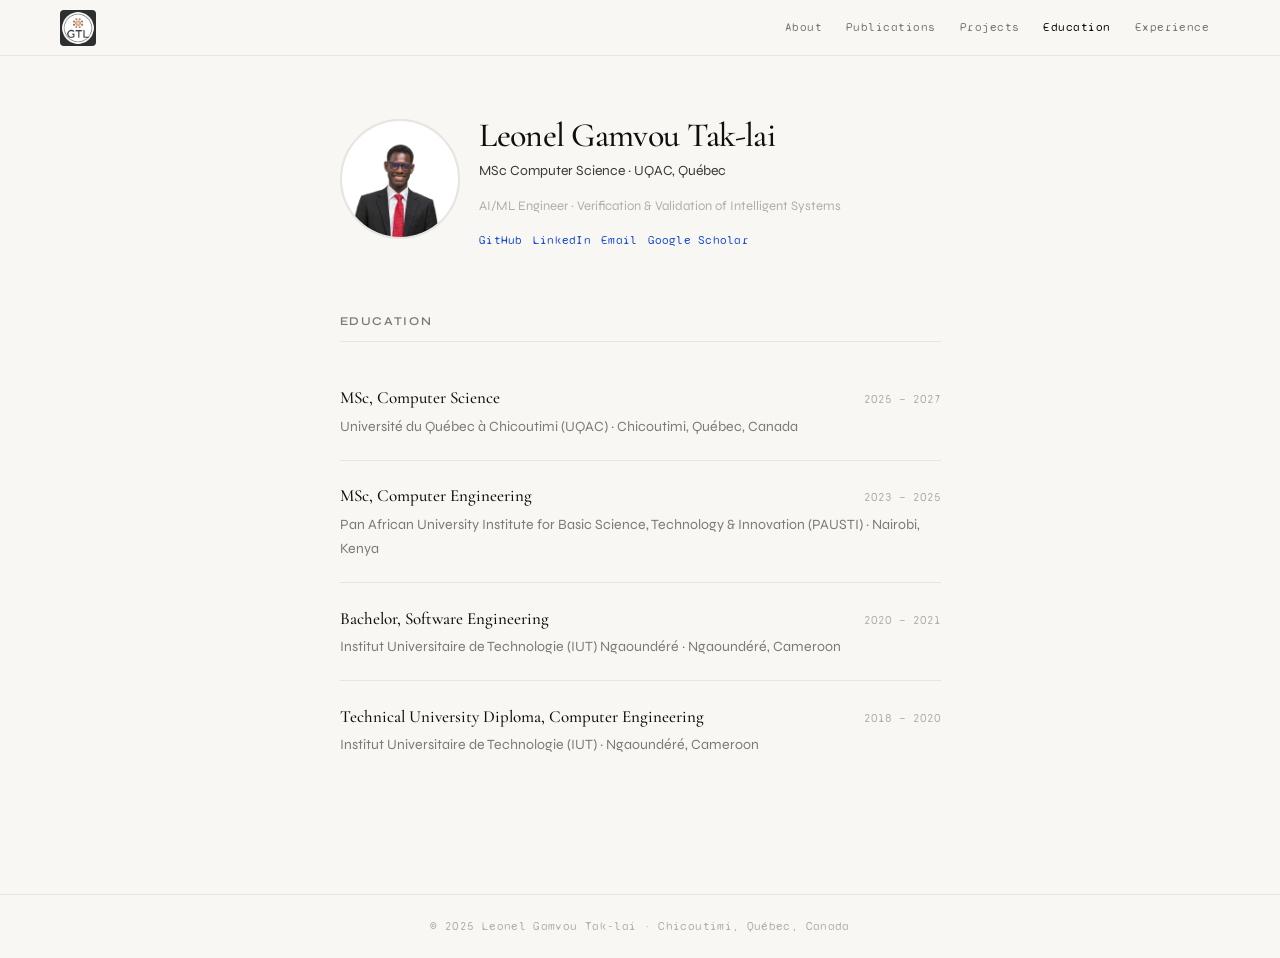
<file: education.html>
<!DOCTYPE html>
<html lang="en">
<head>
  <meta charset="UTF-8">
  <meta name="viewport" content="width=device-width, initial-scale=1.0">
  <meta name="description" content="Education — Leonel Gamvou Tak-lai">
  <title>Education · Leonel Gamvou Tak-lai</title>
  <link rel="icon" type="image/jpeg" href="logo.jpg">
  <link rel="preconnect" href="https://fonts.googleapis.com">
  <link href="https://fonts.googleapis.com/css2?family=Cormorant+Garamond:ital,wght@0,300;0,400;0,500;0,600;1,300;1,400&family=Syne+Mono&family=Syne:wght@400;500;600;700&display=swap" rel="stylesheet">
  <link rel="stylesheet" href="style.css">
</head>
<body>

  <nav>
    <a href="index.html" class="logo"><img src="logo.jpg" alt="LGT"></a>
    <div class="nav-links" id="navLinks">
      <a href="index.html">About</a>
      <a href="publications.html">Publications</a>
      <a href="projects.html">Projects</a>
      <a href="education.html" class="active">Education</a>
      <a href="experience.html">Experience</a>
    </div>
    <button class="nav-toggle" id="navToggle" aria-label="Toggle navigation">
      <span></span><span></span><span></span>
    </button>
  </nav>

  <main>

    <div class="profile-block">
      <div class="photo-wrap">
        <div class="photo-placeholder">
          <img src="leonel.JPG" alt="Leonel Gamvou Tak-lai">
        </div>
      </div>
      <h1 class="profile-name">Leonel Gamvou Tak-lai</h1>
      <div class="profile-titles">
        <p class="title-line">MSc Computer Science · UQAC, Québec</p>
        <p class="title-line muted">AI/ML Engineer · Verification &amp; Validation of Intelligent Systems</p>
      </div>
      <div class="social-links">
        <a href="https://github.com/Gamvou" target="_blank" rel="noopener">GitHub</a>
        <a href="https://www.linkedin.com/in/leonel-gamvou-Tak-lai-379b13294/" target="_blank" rel="noopener">LinkedIn</a>
        <a href="mailto:lionelTak-lai@email.com">Email</a>
        <a href="https://scholar.google.ca/citations?user=hvEP3yQAAAAJ&hl=en" target="_blank" rel="noopener">Google Scholar</a>
      </div>
    </div>

    <section>
      <h2>Education</h2>

      <div class="edu-entry">
        <p class="edu-degree">MSc, Computer Science</p>
        <span class="edu-year">2025 — 2027</span>
        <p class="edu-school">Université du Québec à Chicoutimi (UQAC) · Chicoutimi, Québec, Canada</p>
      </div>

      <div class="edu-entry">
        <p class="edu-degree">MSc, Computer Engineering</p>
        <span class="edu-year">2023 — 2025</span>
        <p class="edu-school">Pan African University Institute for Basic Science, Technology &amp; Innovation (PAUSTI) · Nairobi, Kenya</p>
      </div>

      <div class="edu-entry">
        <p class="edu-degree">Bachelor, Software Engineering</p>
        <span class="edu-year">2020 — 2021</span>
        <p class="edu-school">Institut Universitaire de Technologie (IUT) Ngaoundéré · Ngaoundéré, Cameroon</p>
      </div>

      <div class="edu-entry">
        <p class="edu-degree">Technical University Diploma, Computer Engineering</p>
        <span class="edu-year">2018 — 2020</span>
        <p class="edu-school">Institut Universitaire de Technologie (IUT) · Ngaoundéré, Cameroon</p>
      </div>

    </section>
  </main>

  <footer>
    <p>© 2025 Leonel Gamvou Tak-lai · Chicoutimi, Québec, Canada</p>
  </footer>

  <script>
    const toggle = document.getElementById('navToggle');
    const links  = document.getElementById('navLinks');
    toggle.addEventListener('click', () => links.classList.toggle('open'));
    links.querySelectorAll('a').forEach(a =>
      a.addEventListener('click', () => links.classList.remove('open'))
    );
  </script>
</body>
</html>
</file>
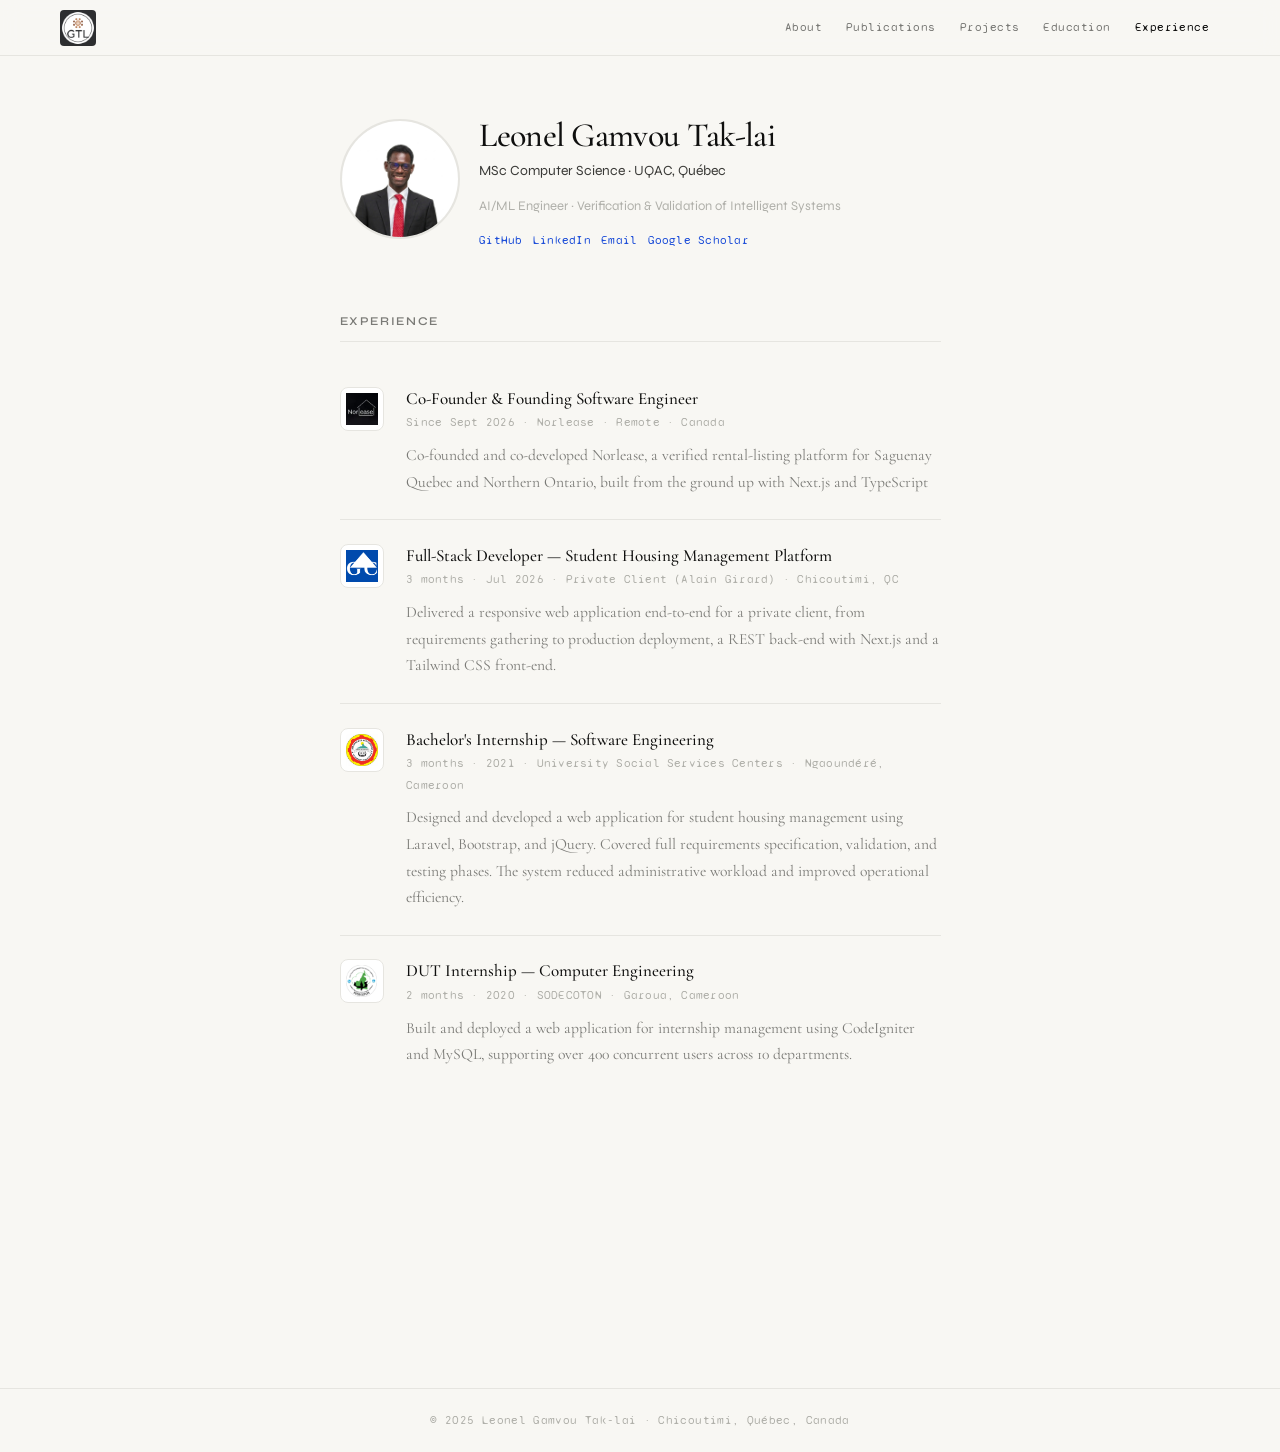
<file: experience.html>
<!DOCTYPE html>
<html lang="en">
<head>
  <meta charset="UTF-8">
  <meta name="viewport" content="width=device-width, initial-scale=1.0">
  <meta name="description" content="Experience — Leonel Gamvou Tak-lai">
  <title>Experience · Leonel Gamvou Tak-lai</title>
  <link rel="icon" type="image/jpeg" href="logo.jpg">
  <link rel="preconnect" href="https://fonts.googleapis.com">
  <link href="https://fonts.googleapis.com/css2?family=Cormorant+Garamond:ital,wght@0,300;0,400;0,500;0,600;1,300;1,400&family=Syne+Mono&family=Syne:wght@400;500;600;700&display=swap" rel="stylesheet">
  <link rel="stylesheet" href="style.css">
</head>
<body>

  <nav>
    <a href="index.html" class="logo"><img src="logo.jpg" alt="LGT"></a>
    <div class="nav-links" id="navLinks">
      <a href="index.html">About</a>
      <a href="publications.html">Publications</a>
      <a href="projects.html">Projects</a>
      <a href="education.html">Education</a>
      <a href="experience.html" class="active">Experience</a>
    </div>
    <button class="nav-toggle" id="navToggle" aria-label="Toggle navigation">
      <span></span><span></span><span></span>
    </button>
  </nav>

  <main>

    <div class="profile-block">
      <div class="photo-wrap">
        <div class="photo-placeholder">
          <img src="leonel.JPG" alt="Leonel Gamvou Tak-lai">
        </div>
      </div>
      <h1 class="profile-name">Leonel Gamvou Tak-lai</h1>
      <div class="profile-titles">
        <p class="title-line">MSc Computer Science · UQAC, Québec</p>
        <p class="title-line muted">AI/ML Engineer · Verification &amp; Validation of Intelligent Systems</p>
      </div>
      <div class="social-links">
        <a href="https://github.com/Gamvou" target="_blank" rel="noopener">GitHub</a>
        <a href="https://www.linkedin.com/in/leonel-gamvou-Tak-lai-379b13294/" target="_blank" rel="noopener">LinkedIn</a>
        <a href="mailto:lionelTak-lai@email.com">Email</a>
        <a href="https://scholar.google.ca/citations?user=hvEP3yQAAAAJ&hl=en" target="_blank" rel="noopener">Google Scholar</a>
      </div>
    </div>

    <section>
      <h2>Experience</h2>

        <div class="exp-entry">
        <div class="exp-logo">
          <img src="norlease_logo.jpeg" alt="Norlease">
        </div>
        <div>
          <p class="exp-role">Co-Founder &amp; Founding Software Engineer</p>
          <p class="exp-meta">Since Sept 2026 · Norlease · Remote · Canada</p>
          <p class="exp-desc">
            Co-founded and co-developed Norlease, a verified rental-listing platform for Saguenay Quebec and Northern Ontario,
            built from the ground up with Next.js and TypeScript
          </p>
        </div>
      </div>

      <div class="exp-entry">
        <div class="exp-logo">
          <img src="acg_logo.png" alt="ACG">
        </div>
        <div>
          <p class="exp-role">Full-Stack Developer — Student Housing Management Platform</p>
          <p class="exp-meta">3 months · Jul 2026 · Private Client (Alain Girard) · Chicoutimi, QC</p>
          <p class="exp-desc">
            Delivered a responsive web application end-to-end for a private client, from requirements gathering to
            production deployment, a REST back-end with Next.js and a Tailwind CSS front-end.
          </p>
        </div>
      </div>

      <div class="exp-entry">
        <div class="exp-logo">
          <img src="univ_logo.jpeg" alt="University Social Services">
        </div>
        <div>
          <p class="exp-role">Bachelor's Internship — Software Engineering</p>
          <p class="exp-meta">3 months · 2021 · University Social Services Centers · Ngaoundéré, Cameroon</p>
          <p class="exp-desc">
            Designed and developed a web application for student housing management using Laravel, Bootstrap, and jQuery.
            Covered full requirements specification, validation, and testing phases.
            The system reduced administrative workload and improved operational efficiency.
          </p>
        </div>
      </div>

      <div class="exp-entry">
        <div class="exp-logo">
          <img src="Sodecoton_logo.png" alt="SODECOTON">
        </div>
        <div>
          <p class="exp-role">DUT Internship — Computer Engineering</p>
          <p class="exp-meta">2 months · 2020 · SODECOTON · Garoua, Cameroon</p>
          <p class="exp-desc">
            Built and deployed a web application for internship management using CodeIgniter and MySQL,
            supporting over 400 concurrent users across 10 departments.
          </p>
        </div>
      </div>

      <div class="exp-entry">
        <div class="exp-logo">
          <img src="CENADI_logo.png" alt="CENADI">
        </div>
        <div>
          <p class="exp-role">Introductory Industrial Internship</p>
          <p class="exp-meta">1 month · 2019 · CENADI · Yaoundé, Cameroon</p>
          <p class="exp-desc">
            Immersive introduction to the professional environment at Cameroon's national centre for computer development.
            Gained familiarity with organizational hierarchy, IT infrastructure, and public-sector software practices.
          </p>
        </div>
      </div>

    </section>
  </main>

  <footer>
    <p>© 2025 Leonel Gamvou Tak-lai · Chicoutimi, Québec, Canada</p>
  </footer>

  <script>
    const toggle = document.getElementById('navToggle');
    const links  = document.getElementById('navLinks');
    toggle.addEventListener('click', () => links.classList.toggle('open'));
    links.querySelectorAll('a').forEach(a =>
      a.addEventListener('click', () => links.classList.remove('open'))
    );
  </script>
</body>
</html>
</file>
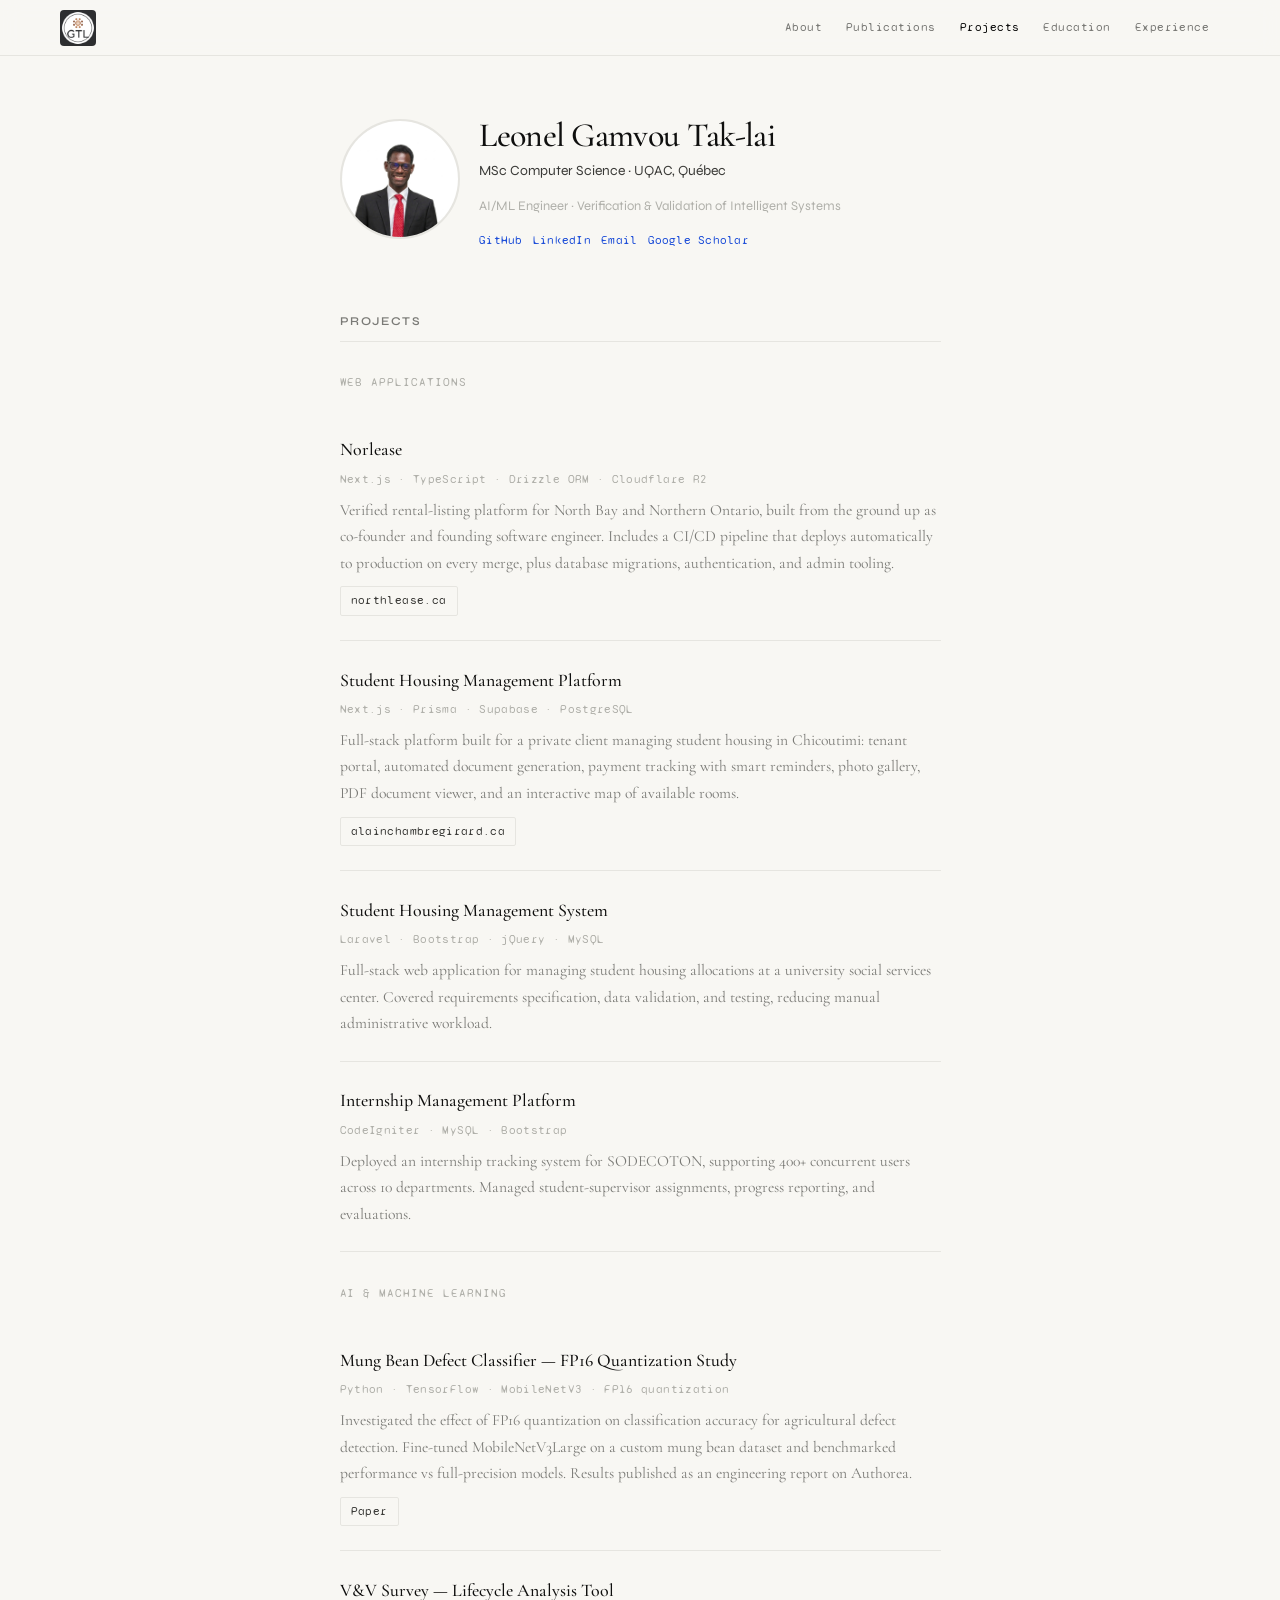
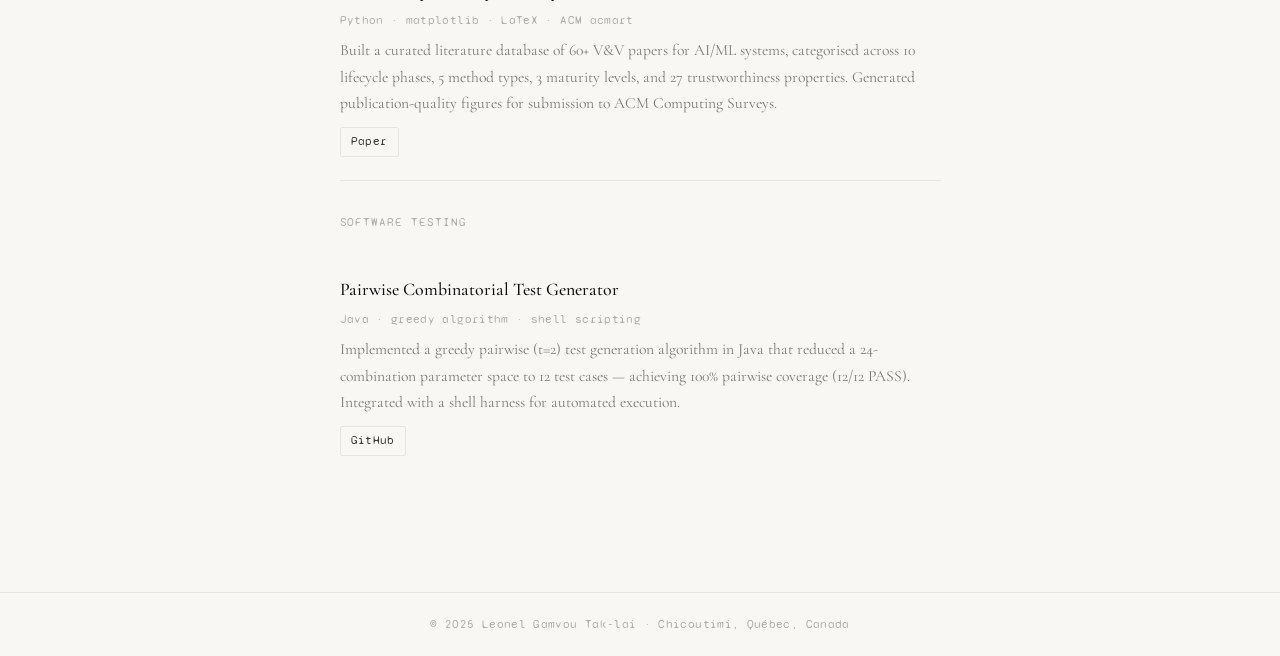
<file: projects.html>
<!DOCTYPE html>
<html lang="en">
<head>
  <meta charset="UTF-8">
  <meta name="viewport" content="width=device-width, initial-scale=1.0">
  <meta name="description" content="Projects — Leonel Gamvou Tak-lai">
  <title>Projects · Leonel Gamvou Tak-lai</title>
  <link rel="icon" type="image/jpeg" href="logo.jpg">
  <link rel="preconnect" href="https://fonts.googleapis.com">
  <link href="https://fonts.googleapis.com/css2?family=Cormorant+Garamond:ital,wght@0,300;0,400;0,500;0,600;1,300;1,400&family=Syne+Mono&family=Syne:wght@400;500;600;700&display=swap" rel="stylesheet">
  <link rel="stylesheet" href="style.css">
</head>
<body>

  <nav>
    <a href="index.html" class="logo"><img src="logo.jpg" alt="LGT"></a>
    <div class="nav-links" id="navLinks">
      <a href="index.html">About</a>
      <a href="publications.html">Publications</a>
      <a href="projects.html" class="active">Projects</a>
      <a href="education.html">Education</a>
      <a href="experience.html">Experience</a>
    </div>
    <button class="nav-toggle" id="navToggle" aria-label="Toggle navigation">
      <span></span><span></span><span></span>
    </button>
  </nav>

  <main>

    <div class="profile-block">
      <div class="photo-wrap">
        <div class="photo-placeholder">
          <img src="leonel.JPG" alt="Leonel Gamvou Tak-lai">
        </div>
      </div>
      <h1 class="profile-name">Leonel Gamvou Tak-lai</h1>
      <div class="profile-titles">
        <p class="title-line">MSc Computer Science · UQAC, Québec</p>
        <p class="title-line muted">AI/ML Engineer · Verification &amp; Validation of Intelligent Systems</p>
      </div>
      <div class="social-links">
        <a href="https://github.com/Gamvou" target="_blank" rel="noopener">GitHub</a>
        <a href="https://www.linkedin.com/in/leonel-gamvou-Tak-lai-379b13294/" target="_blank" rel="noopener">LinkedIn</a>
        <a href="mailto:lionelTak-lai@email.com">Email</a>
        <a href="https://scholar.google.ca/citations?user=hvEP3yQAAAAJ&hl=en" target="_blank" rel="noopener">Google Scholar</a>
       
      </div>
    </div>

    <section>
      <h2>Projects</h2>

      <span class="section-label">Web Applications</span>

      <div class="proj-entry">
        <p class="proj-title">Norlease</p>
        <p class="proj-stack">Next.js · TypeScript · Drizzle ORM · Cloudflare R2</p>
        <p class="proj-desc">
          Verified rental-listing platform for North Bay and Northern Ontario, built from the ground up as
          co-founder and founding software engineer. Includes a CI/CD pipeline that deploys automatically to
          production on every merge, plus database migrations, authentication, and admin tooling.
        </p>
        <div class="proj-links">
          <a href="https://northlease.ca" target="_blank" rel="noopener">northlease.ca</a>
        </div>
      </div>

      <div class="proj-entry">
        <p class="proj-title">Student Housing Management Platform</p>
        <p class="proj-stack">Next.js · Prisma · Supabase · PostgreSQL</p>
        <p class="proj-desc">
          Full-stack platform built for a private client managing student housing in Chicoutimi: tenant portal,
          automated document generation, payment tracking with smart reminders, photo gallery, PDF document viewer,
          and an interactive map of available rooms.
        </p>
        <div class="proj-links">
          <a href="https://alainchambregirard.ca/" target="_blank" rel="noopener">alainchambregirard.ca</a>
        </div>
      </div>

      <div class="proj-entry">
        <p class="proj-title">Student Housing Management System</p>
        <p class="proj-stack">Laravel · Bootstrap · jQuery · MySQL</p>
        <p class="proj-desc">
          Full-stack web application for managing student housing allocations at a university social services center.
          Covered requirements specification, data validation, and testing, reducing manual administrative workload.
        </p>
      </div>

      <div class="proj-entry">
        <p class="proj-title">Internship Management Platform</p>
        <p class="proj-stack">CodeIgniter · MySQL · Bootstrap</p>
        <p class="proj-desc">
          Deployed an internship tracking system for SODECOTON, supporting 400+ concurrent users across
          10 departments. Managed student-supervisor assignments, progress reporting, and evaluations.
        </p>
      </div>

      <span class="section-label">AI &amp; Machine Learning</span>

      <div class="proj-entry">
        <p class="proj-title">Mung Bean Defect Classifier — FP16 Quantization Study</p>
        <p class="proj-stack">Python · TensorFlow · MobileNetV3 · FP16 quantization</p>
        <p class="proj-desc">
          Investigated the effect of FP16 quantization on classification accuracy for agricultural defect detection.
          Fine-tuned MobileNetV3Large on a custom mung bean dataset and benchmarked performance vs full-precision models.
          Results published as an engineering report on Authorea.
        </p>
        <div class="proj-links">
          <a href="https://doi.org/10.22541/au.174803246.63251619/v1" target="_blank" rel="noopener">Paper</a>
        </div>
      </div>

      <div class="proj-entry">
        <p class="proj-title">V&amp;V Survey — Lifecycle Analysis Tool</p>
        <p class="proj-stack">Python · matplotlib · LaTeX · ACM acmart</p>
        <p class="proj-desc">
          Built a curated literature database of 60+ V&amp;V papers for AI/ML systems, categorised across 10 lifecycle
          phases, 5 method types, 3 maturity levels, and 27 trustworthiness properties.
          Generated publication-quality figures for submission to ACM Computing Surveys.
        </p>
        <div class="proj-links">
          <a href="publications.html">Paper</a>
        </div>
      </div>

      <span class="section-label">Software Testing</span>

      <div class="proj-entry">
        <p class="proj-title">Pairwise Combinatorial Test Generator</p>
        <p class="proj-stack">Java · greedy algorithm · shell scripting</p>
        <p class="proj-desc">
          Implemented a greedy pairwise (t=2) test generation algorithm in Java that reduced a 24-combination
          parameter space to 12 test cases — achieving 100% pairwise coverage (12/12 PASS).
          Integrated with a shell harness for automated execution.
        </p>
        <div class="proj-links">
          <a href="https://github.com/Gamvou" target="_blank" rel="noopener">GitHub</a>
        </div>
      </div>

    </section>
  </main>

  <footer>
    <p>© 2025 Leonel Gamvou Tak-lai · Chicoutimi, Québec, Canada</p>
  </footer>

  <script>
    const toggle = document.getElementById('navToggle');
    const links  = document.getElementById('navLinks');
    toggle.addEventListener('click', () => links.classList.toggle('open'));
    links.querySelectorAll('a').forEach(a =>
      a.addEventListener('click', () => links.classList.remove('open'))
    );
  </script>
</body>
</html>
</file>
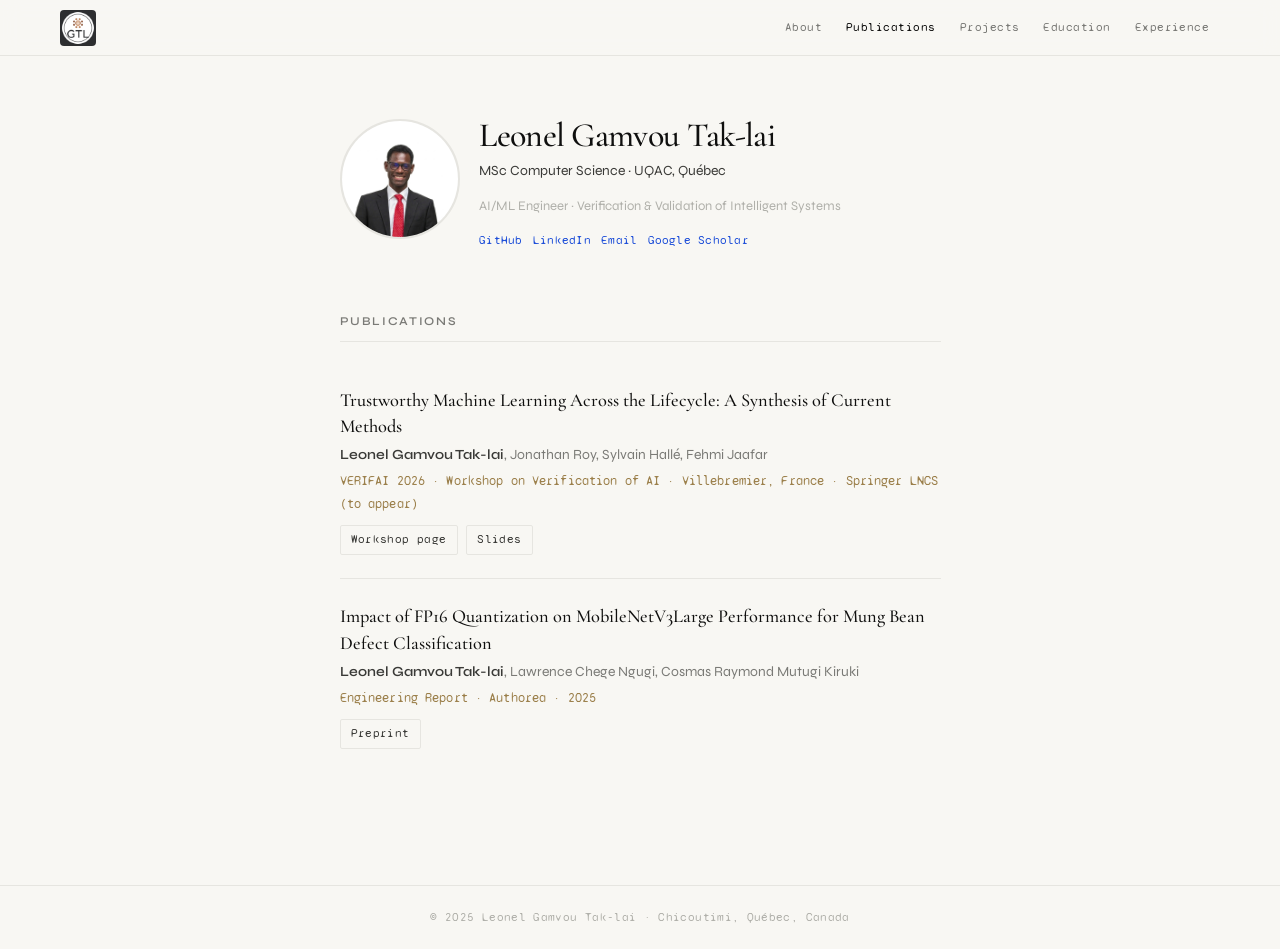
<file: publications.html>
<!DOCTYPE html>
<html lang="en">
<head>
  <meta charset="UTF-8">
  <meta name="viewport" content="width=device-width, initial-scale=1.0">
  <meta name="description" content="Publications — Leonel Gamvou Tak-lai">
  <title>Publications · Leonel Gamvou Tak-lai</title>
  <link rel="icon" type="image/jpeg" href="logo.jpg">
  <link rel="preconnect" href="https://fonts.googleapis.com">
  <link href="https://fonts.googleapis.com/css2?family=Cormorant+Garamond:ital,wght@0,300;0,400;0,500;0,600;1,300;1,400&family=Syne+Mono&family=Syne:wght@400;500;600;700&display=swap" rel="stylesheet">
  <link rel="stylesheet" href="style.css">
</head>
<body>

  <nav>
    <a href="index.html" class="logo"><img src="logo.jpg" alt="LGT"></a>
    <div class="nav-links" id="navLinks">
      <a href="index.html">About</a>
      <a href="publications.html" class="active">Publications</a>
      <a href="projects.html">Projects</a>
      <a href="education.html">Education</a>
      <a href="experience.html">Experience</a>
    </div>
    <button class="nav-toggle" id="navToggle" aria-label="Toggle navigation">
      <span></span><span></span><span></span>
    </button>
  </nav>

  <main>

    <div class="profile-block">
      <div class="photo-wrap">
        <div class="photo-placeholder">
          <img src="leonel.JPG" alt="Leonel Gamvou Tak-lai">
        </div>
      </div>
      <h1 class="profile-name">Leonel Gamvou Tak-lai</h1>
      <div class="profile-titles">
        <p class="title-line">MSc Computer Science · UQAC, Québec</p>
        <p class="title-line muted">AI/ML Engineer · Verification &amp; Validation of Intelligent Systems</p>
      </div>
      <div class="social-links">
        <a href="https://github.com/Gamvou" target="_blank" rel="noopener">GitHub</a>
        <a href="https://www.linkedin.com/in/leonel-gamvou-Tak-lai-379b13294/" target="_blank" rel="noopener">LinkedIn</a>
        <a href="mailto:lionelTak-lai@email.com">Email</a>
        <a href="https://scholar.google.ca/citations?user=hvEP3yQAAAAJ&hl=en" target="_blank" rel="noopener">Google Scholar</a>
       
      </div>
    </div>

    <section>
      <h2>Publications</h2>

      <!-- Workshop Paper — VERIFAI 2026 -->
      <div class="pub-entry">
        <p class="pub-title">Trustworthy Machine Learning Across the Lifecycle: A Synthesis of Current Methods</p>
        <p class="pub-authors">
          <span class="self">Leonel Gamvou Tak-lai</span>, Jonathan Roy, Sylvain Hallé, Fehmi Jaafar
        </p>
        <p class="pub-venue">VERIFAI 2026 · Workshop on Verification of AI · Villebremier, France · Springer LNCS (to appear)</p>
        <div class="pub-links">
          <a href="https://www.laser-foundation.org/verifai-2026-provisional-program/#paper-27" target="_blank" rel="noopener">Workshop page</a>
          <a href="Gamvou_Presentation_Workshop_VERIFAI.pdf" target="_blank">Slides</a>
        </div>
      </div>

      <!-- Preprint / Engineering Report -->
      <div class="pub-entry">
        <p class="pub-title">Impact of FP16 Quantization on MobileNetV3Large Performance for Mung Bean Defect Classification</p>
        <p class="pub-authors">
          <span class="self">Leonel Gamvou Tak-lai</span>, Lawrence Chege Ngugi, Cosmas Raymond Mutugi Kiruki
        </p>
        <p class="pub-venue">Engineering Report · Authorea · 2025</p>
        <div class="pub-links">
          <a href="https://doi.org/10.22541/au.174803246.63251619/v1" target="_blank" rel="noopener">Preprint</a>
        </div>
      </div>

    </section>
  </main>

  <footer>
    <p>© 2025 Leonel Gamvou Tak-lai · Chicoutimi, Québec, Canada</p>
  </footer>

  <script>
    const toggle = document.getElementById('navToggle');
    const links  = document.getElementById('navLinks');
    toggle.addEventListener('click', () => links.classList.toggle('open'));
    links.querySelectorAll('a').forEach(a =>
      a.addEventListener('click', () => links.classList.remove('open'))
    );
  </script>
</body>
</html>
</file>
<file: style.css>
/* ═══════════════════════════════════════════════
   LEONEL GAMVOU Tak-lai — Portfolio Stylesheet
   Design: Editorial · Refined · Monochrome-first
   ═══════════════════════════════════════════════ */

@import url('https://fonts.googleapis.com/css2?family=Cormorant+Garamond:ital,wght@0,300;0,400;0,500;0,600;1,300;1,400&family=Syne+Mono&family=Syne:wght@400;500;600;700&display=swap');

/* ── Reset ── */
*, *::before, *::after { box-sizing: border-box; margin: 0; padding: 0; }

/* ── Design tokens ── */
:root {
  --serif:   'Cormorant Garamond', Georgia, serif;
  --mono:    'Syne Mono', 'Courier New', monospace;
  --sans:    'Syne', system-ui, sans-serif;

  --ink:     #0f0f0e;
  --ink-2:   #3a3a37;
  --ink-3:   #7a7a76;
  --ink-4:   #b0b0aa;
  --rule:    #e6e5e0;
  --bg:      #f8f7f3;
  --bg-card: #ffffff;
  --accent:  #1a1a18;
  --gold:    #9b7f4a;
  --link:    #1d4ed8;

  --max-w:   720px;
  --side:    clamp(1.25rem, 6vw, 3.5rem);
  --nav-h:   56px;
}

/* ── Base ── */
html { font-size: 17px; scroll-behavior: smooth; }

body {
  font-family: var(--serif);
  background: var(--bg);
  color: var(--ink);
  line-height: 1.8;
  min-height: 100vh;
  display: flex;
  flex-direction: column;
  -webkit-font-smoothing: antialiased;
}

/* ── Page fade-in ── */
@keyframes fadeUp {
  from { opacity: 0; transform: translateY(18px); }
  to   { opacity: 1; transform: translateY(0); }
}

main { animation: fadeUp 0.55s ease both; }

/* ════════════════════════════
   NAV
   ════════════════════════════ */
nav {
  position: sticky;
  top: 0;
  z-index: 100;
  background: rgba(248,247,243,0.92);
  backdrop-filter: blur(10px);
  -webkit-backdrop-filter: blur(10px);
  border-bottom: 1px solid var(--rule);
  height: var(--nav-h);
  display: flex;
  align-items: center;
  padding: 0 var(--side);
  gap: 0;
}

.logo {
  display: flex;
  align-items: center;
  text-decoration: none;
  flex-shrink: 0;
  margin-right: auto;
}

.logo img {
  width: 36px;
  height: 36px;
  object-fit: contain;
  border-radius: 4px;
  transition: opacity 0.2s;
}

.logo img:hover { opacity: 0.7; }

.nav-links {
  display: flex;
  align-items: center;
  gap: 0.15rem 0.1rem;
  flex-wrap: wrap;
  justify-content: flex-end;
}

.nav-links a {
  font-family: var(--mono);
  font-size: 0.72rem;
  letter-spacing: 0.04em;
  color: var(--ink-3);
  text-decoration: none;
  padding: 0.3rem 0.65rem;
  border-radius: 3px;
  transition: color 0.15s, background 0.15s;
  white-space: nowrap;
}

.nav-links a:hover { color: var(--ink); background: rgba(0,0,0,0.05); }
.nav-links a.active { color: var(--ink); font-weight: 500; }

/* Hamburger — mobile */
.nav-toggle {
  display: none;
  flex-direction: column;
  gap: 5px;
  cursor: pointer;
  padding: 6px;
  margin-left: 0.5rem;
}

.nav-toggle span {
  display: block;
  width: 22px;
  height: 2px;
  background: var(--ink);
  border-radius: 2px;
  transition: all 0.25s;
}

/* ════════════════════════════
   MAIN LAYOUT
   ════════════════════════════ */
main {
  max-width: var(--max-w);
  margin: 0 auto;
  padding: 3.5rem var(--side) 5rem;
  flex: 1;
  width: 100%;
}

/* ════════════════════════════
   PROFILE BLOCK
   ════════════════════════════ */
.profile-block {
  margin-bottom: 3.5rem;
  display: grid;
  grid-template-columns: 110px 1fr;
  grid-template-rows: auto auto auto;
  column-gap: 1.75rem;
  align-items: start;
}

.photo-wrap {
  grid-column: 1;
  grid-row: 1 / 4;
  padding-top: 0.2rem;
}

.photo-placeholder {
  width: 120px;
  height: 120px;
  border-radius: 50%;
  overflow: hidden;
  background: #e2e1dc;
  border: 2px solid var(--rule);
}

.photo-placeholder img {
  width: 100%;
  height: 100%;
  object-fit: cover;
  object-position: center top;
  display: block;
}

.profile-name {
  grid-column: 2;
  grid-row: 1;
  font-family: var(--serif);
  font-size: 2rem;
  font-weight: 500;
  line-height: 1.15;
  letter-spacing: -0.02em;
  margin-bottom: 0.3rem;
}

.profile-titles {
  grid-column: 2;
  grid-row: 2;
  margin-bottom: 0.75rem;
}

.title-line {
  font-family: var(--sans);
  font-size: 0.82rem;
  font-weight: 400;
  color: var(--ink-2);
  line-height: 1.6;
}

.title-line.muted {
  color: var(--ink-4);
  font-size: 0.77rem;
}

.social-links {
  grid-column: 2;
  grid-row: 3;
  display: flex;
  flex-wrap: wrap;
  gap: 0.15rem 0.6rem;
}

.social-links a {
  font-family: var(--mono);
  font-size: 0.72rem;
  color: var(--link);
  text-decoration: none;
  letter-spacing: 0.02em;
  transition: opacity 0.15s;
}

.social-links a:hover { opacity: 0.65; text-decoration: underline; }

/* ════════════════════════════
   SECTIONS
   ════════════════════════════ */
section { margin-bottom: 3rem; }

h2 {
  font-family: var(--sans);
  font-size: 0.7rem;
  font-weight: 600;
  letter-spacing: 0.14em;
  text-transform: uppercase;
  color: var(--ink-3);
  margin-bottom: 1.25rem;
  padding-bottom: 0.5rem;
  border-bottom: 1px solid var(--rule);
}

h3 {
  font-family: var(--serif);
  font-size: 1.05rem;
  font-weight: 500;
  margin-bottom: 0.15rem;
}

p {
  font-size: 1rem;
  color: var(--ink);
  margin-bottom: 0.8rem;
  line-height: 1.75;
}

p:last-child { margin-bottom: 0; }

em { font-style: italic; }

ul { list-style: none; padding: 0; }

ul li {
  font-size: 0.97rem;
  color: var(--ink-2);
  padding: 0.22rem 0 0.22rem 1.2rem;
  position: relative;
  line-height: 1.65;
}

ul li::before {
  content: '–';
  position: absolute;
  left: 0;
  color: var(--ink-4);
}

/* ════════════════════════════
   SECTION LABELS (sub-headers)
   ════════════════════════════ */
.section-label {
  font-family: var(--mono);
  font-size: 0.72rem;
  color: var(--ink-4);
  letter-spacing: 0.08em;
  text-transform: uppercase;
  margin: 1.75rem 0 1rem;
  display: block;
}

.section-label:first-child { margin-top: 0; }

/* ════════════════════════════
   NEWS TABLE
   ════════════════════════════ */
.news-table {
  width: 100%;
  border-collapse: collapse;
  font-size: 0.93rem;
}

.news-table tr { border-bottom: 1px solid var(--rule); }
.news-table tr:last-child { border-bottom: none; }

.news-table td {
  padding: 0.6rem 0;
  vertical-align: top;
}

.news-date {
  font-family: var(--mono);
  font-size: 0.72rem;
  color: var(--ink-4);
  white-space: nowrap;
  padding-right: 1.5rem;
  padding-top: 0.75rem;
}

/* ════════════════════════════
   PUBLICATIONS
   ════════════════════════════ */
.pub-entry {
  padding: 1.4rem 0;
  border-bottom: 1px solid var(--rule);
}

.pub-entry:first-child { padding-top: 0; }
.pub-entry:last-child { border-bottom: none; padding-bottom: 0; }

.pub-title {
  font-family: var(--serif);
  font-size: 1.08rem;
  font-weight: 500;
  color: var(--ink);
  margin-bottom: 0.2rem;
  line-height: 1.45;
}

.pub-authors {
  font-family: var(--sans);
  font-size: 0.82rem;
  color: var(--ink-3);
  margin-bottom: 0.15rem;
  font-weight: 400;
}

/* Bold the author's own name */
.pub-authors .self { color: var(--ink-2); font-weight: 600; }

.pub-venue {
  font-family: var(--mono);
  font-size: 0.75rem;
  color: var(--gold);
  margin-bottom: 0.6rem;
  letter-spacing: 0.01em;
}

.pub-links {
  display: flex;
  gap: 0.5rem;
  flex-wrap: wrap;
}

.pub-links a {
  font-family: var(--mono);
  font-size: 0.7rem;
  color: var(--ink-2);
  text-decoration: none;
  border: 1px solid var(--rule);
  padding: 0.18rem 0.6rem;
  border-radius: 2px;
  letter-spacing: 0.03em;
  transition: border-color 0.15s, color 0.15s, background 0.15s;
}

.pub-links a:hover {
  border-color: var(--ink-3);
  background: var(--ink);
  color: var(--bg);
}

/* ════════════════════════════
   EXPERIENCE
   ════════════════════════════ */
.exp-entry {
  display: grid;
  grid-template-columns: 48px 1fr;
  gap: 1.1rem;
  padding: 1.4rem 0;
  border-bottom: 1px solid var(--rule);
  align-items: start;
}

.exp-entry:first-child { padding-top: 0; }
.exp-entry:last-child { border-bottom: none; padding-bottom: 0; }

.exp-logo {
  width: 44px;
  height: 44px;
  border: 1px solid var(--rule);
  border-radius: 8px;
  overflow: hidden;
  flex-shrink: 0;
  background: #fff;
  display: flex;
  align-items: center;
  justify-content: center;
}

.exp-logo img {
  width: 100%;
  height: 100%;
  object-fit: contain;
  padding: 5px;
}

.exp-role {
  font-family: var(--serif);
  font-size: 1rem;
  font-weight: 500;
  color: var(--ink);
  margin-bottom: 0.1rem;
  line-height: 1.4;
}

.exp-meta {
  font-family: var(--mono);
  font-size: 0.72rem;
  color: var(--ink-4);
  margin-bottom: 0.5rem;
  letter-spacing: 0.02em;
}

.exp-desc {
  font-size: 0.92rem;
  color: var(--ink-3);
  margin: 0;
  line-height: 1.7;
}

/* ════════════════════════════
   EDUCATION
   ════════════════════════════ */
.edu-entry {
  padding: 1.2rem 0;
  border-bottom: 1px solid var(--rule);
  display: grid;
  grid-template-columns: 1fr auto;
  grid-template-rows: auto auto;
  gap: 0 1rem;
  align-items: baseline;
}

.edu-entry:first-child { padding-top: 0; }
.edu-entry:last-child { border-bottom: none; padding-bottom: 0; }

.edu-degree {
  font-family: var(--serif);
  font-size: 1rem;
  font-weight: 500;
  color: var(--ink);
  grid-column: 1;
  grid-row: 1;
  margin-bottom: 0.1rem;
}

.edu-year {
  font-family: var(--mono);
  font-size: 0.7rem;
  color: var(--ink-4);
  white-space: nowrap;
  grid-column: 2;
  grid-row: 1;
  padding-top: 0.15rem;
}

.edu-school {
  font-family: var(--sans);
  font-size: 0.83rem;
  color: var(--ink-3);
  grid-column: 1 / 3;
  grid-row: 2;
  margin: 0;
}

/* ════════════════════════════
   PROJECTS
   ════════════════════════════ */
.proj-entry {
  padding: 1.4rem 0;
  border-bottom: 1px solid var(--rule);
}

.proj-entry:first-child { padding-top: 0; }
.proj-entry:last-child { border-bottom: none; padding-bottom: 0; }

.proj-title {
  font-family: var(--serif);
  font-size: 1.05rem;
  font-weight: 500;
  margin-bottom: 0.2rem;
}

.proj-stack {
  font-family: var(--mono);
  font-size: 0.7rem;
  color: var(--ink-4);
  margin-bottom: 0.4rem;
  letter-spacing: 0.03em;
}

.proj-desc {
  font-size: 0.92rem;
  color: var(--ink-3);
  margin-bottom: 0.6rem;
  line-height: 1.7;
}

.proj-links {
  display: flex;
  gap: 0.5rem;
  flex-wrap: wrap;
}

.proj-links a {
  font-family: var(--mono);
  font-size: 0.7rem;
  color: var(--ink-2);
  text-decoration: none;
  border: 1px solid var(--rule);
  padding: 0.18rem 0.6rem;
  border-radius: 2px;
  letter-spacing: 0.03em;
  transition: all 0.15s;
}

.proj-links a:hover {
  border-color: var(--ink-3);
  background: var(--ink);
  color: var(--bg);
}

/* ════════════════════════════
   FOOTER
   ════════════════════════════ */
footer {
  border-top: 1px solid var(--rule);
  padding: 1.25rem var(--side);
  text-align: center;
}

footer p {
  font-family: var(--mono);
  font-size: 0.7rem;
  color: var(--ink-4);
  margin: 0;
  letter-spacing: 0.03em;
}

/* ════════════════════════════
   RESPONSIVE — Tablet
   ════════════════════════════ */
@media (max-width: 640px) {
  html { font-size: 16px; }

  /* Nav collapse */
  .nav-toggle { display: flex; }

  .nav-links {
    display: none;
    position: absolute;
    top: var(--nav-h);
    left: 0;
    right: 0;
    background: var(--bg);
    border-bottom: 1px solid var(--rule);
    flex-direction: column;
    padding: 0.75rem var(--side) 1rem;
    gap: 0.1rem;
  }

  .nav-links.open { display: flex; }

  .nav-links a {
    font-size: 0.82rem;
    padding: 0.5rem 0.75rem;
  }

  /* Profile stacks vertically on mobile */
  .profile-block {
    grid-template-columns: 1fr;
    grid-template-rows: auto auto auto auto;
  }

  .photo-wrap {
    grid-column: 1;
    grid-row: 1;
    margin-bottom: 1rem;
  }

  .photo-placeholder { width: 72px; height: 72px; }

  .profile-name { grid-column: 1; grid-row: 2; font-size: 1.75rem; }
  .profile-titles { grid-column: 1; grid-row: 3; }
  .social-links { grid-column: 1; grid-row: 4; }

  /* Edu grid simplify */
  .edu-entry {
    grid-template-columns: 1fr;
    grid-template-rows: auto auto auto;
  }

  .edu-year { grid-column: 1; grid-row: 2; margin-bottom: 0.1rem; }
  .edu-school { grid-column: 1; grid-row: 3; }

  /* Exp: hide logo on very small */
  .exp-entry { grid-template-columns: 1fr; }
  .exp-logo { display: none; }

  main { padding-top: 2.5rem; padding-bottom: 3.5rem; }
}

@media (max-width: 400px) {
  html { font-size: 15px; }
  .profile-name { font-size: 1.55rem; }
}

/* ── Smooth hover on all interactive elements ── */
a { transition: color 0.15s, opacity 0.15s; }
</file>
